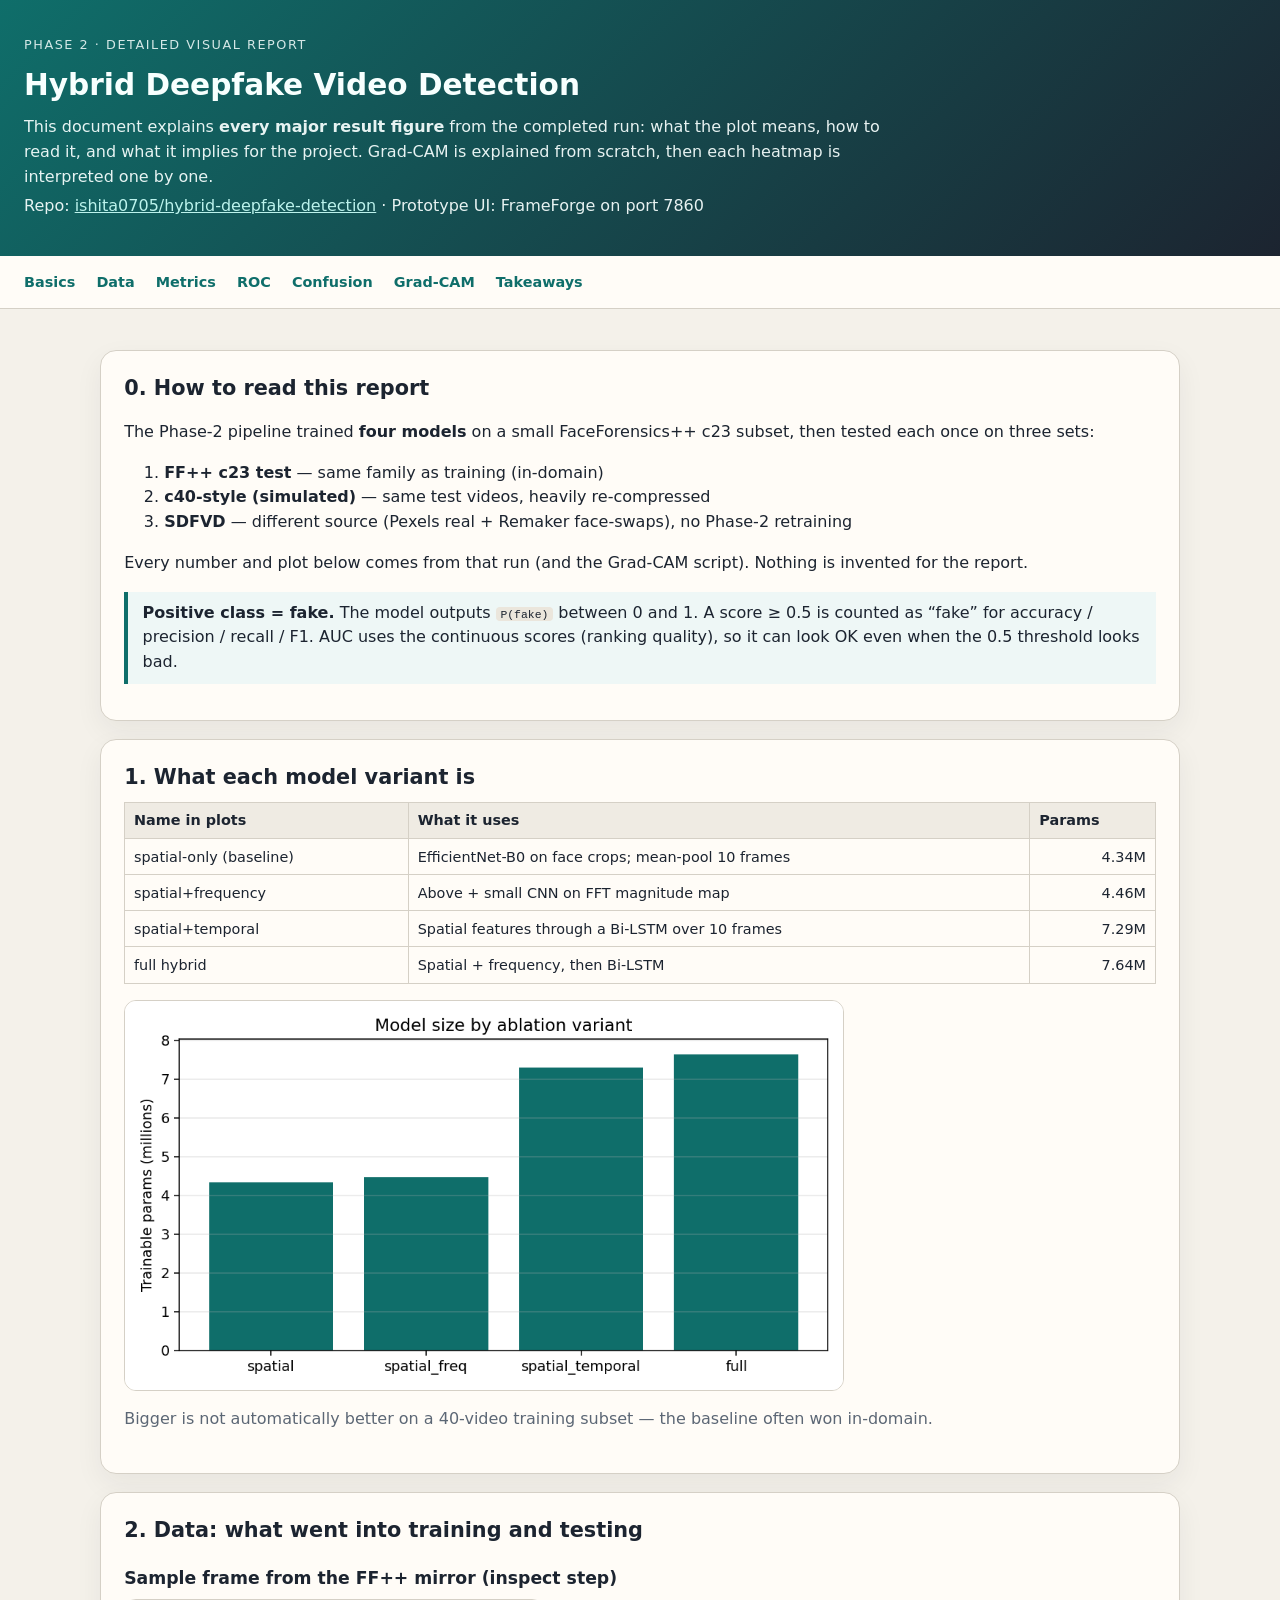
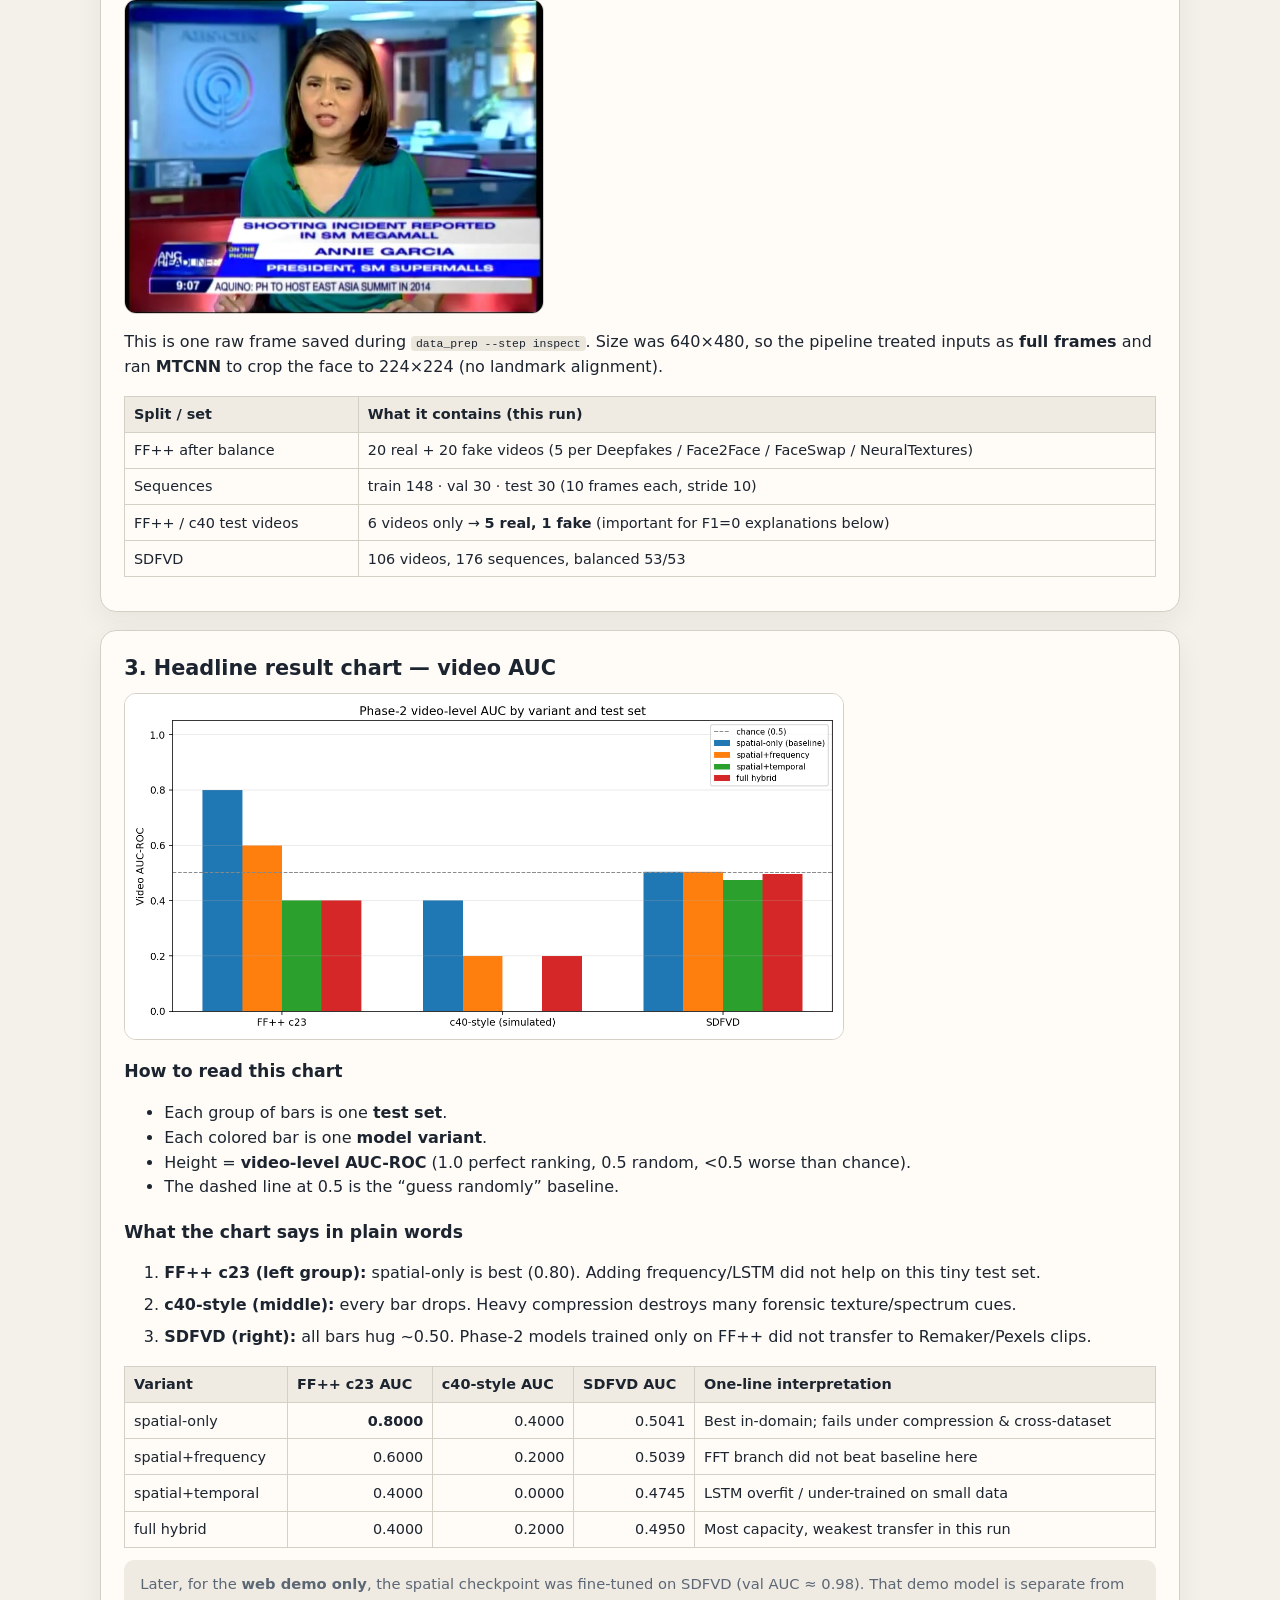
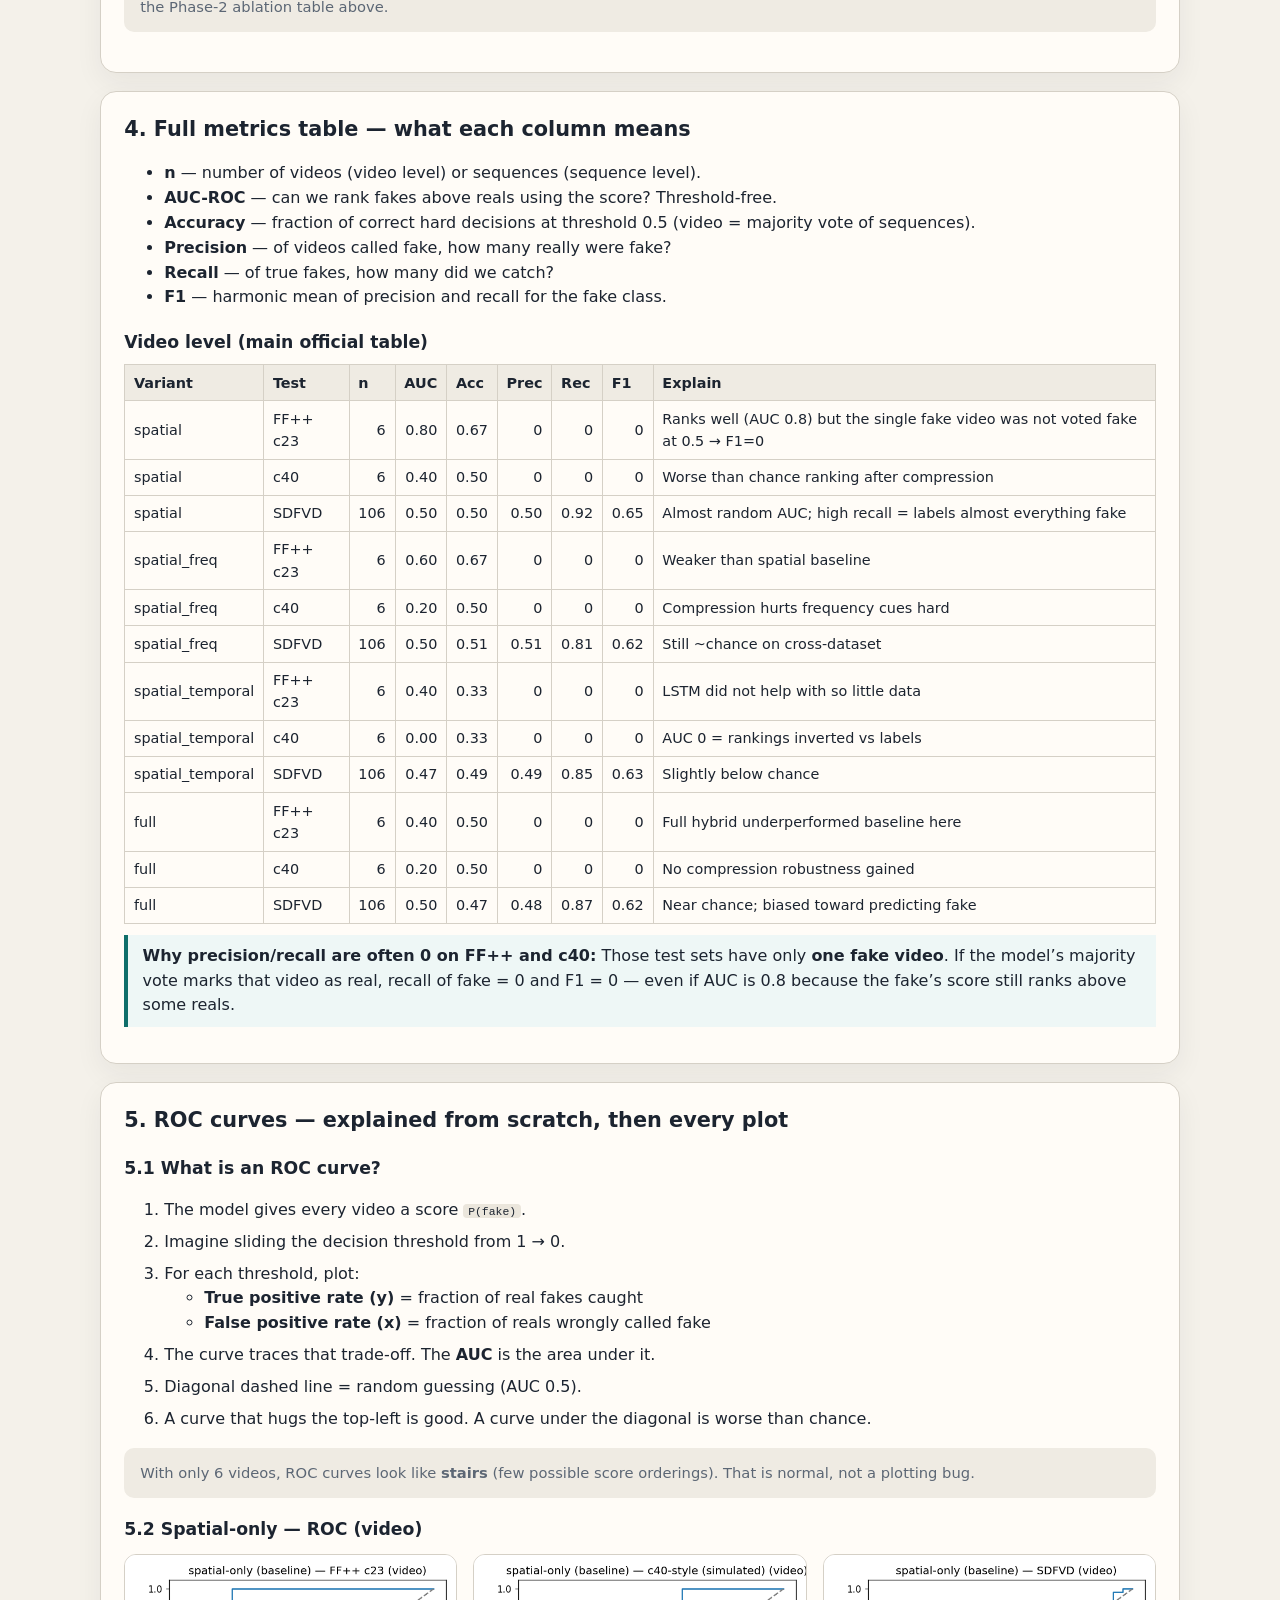
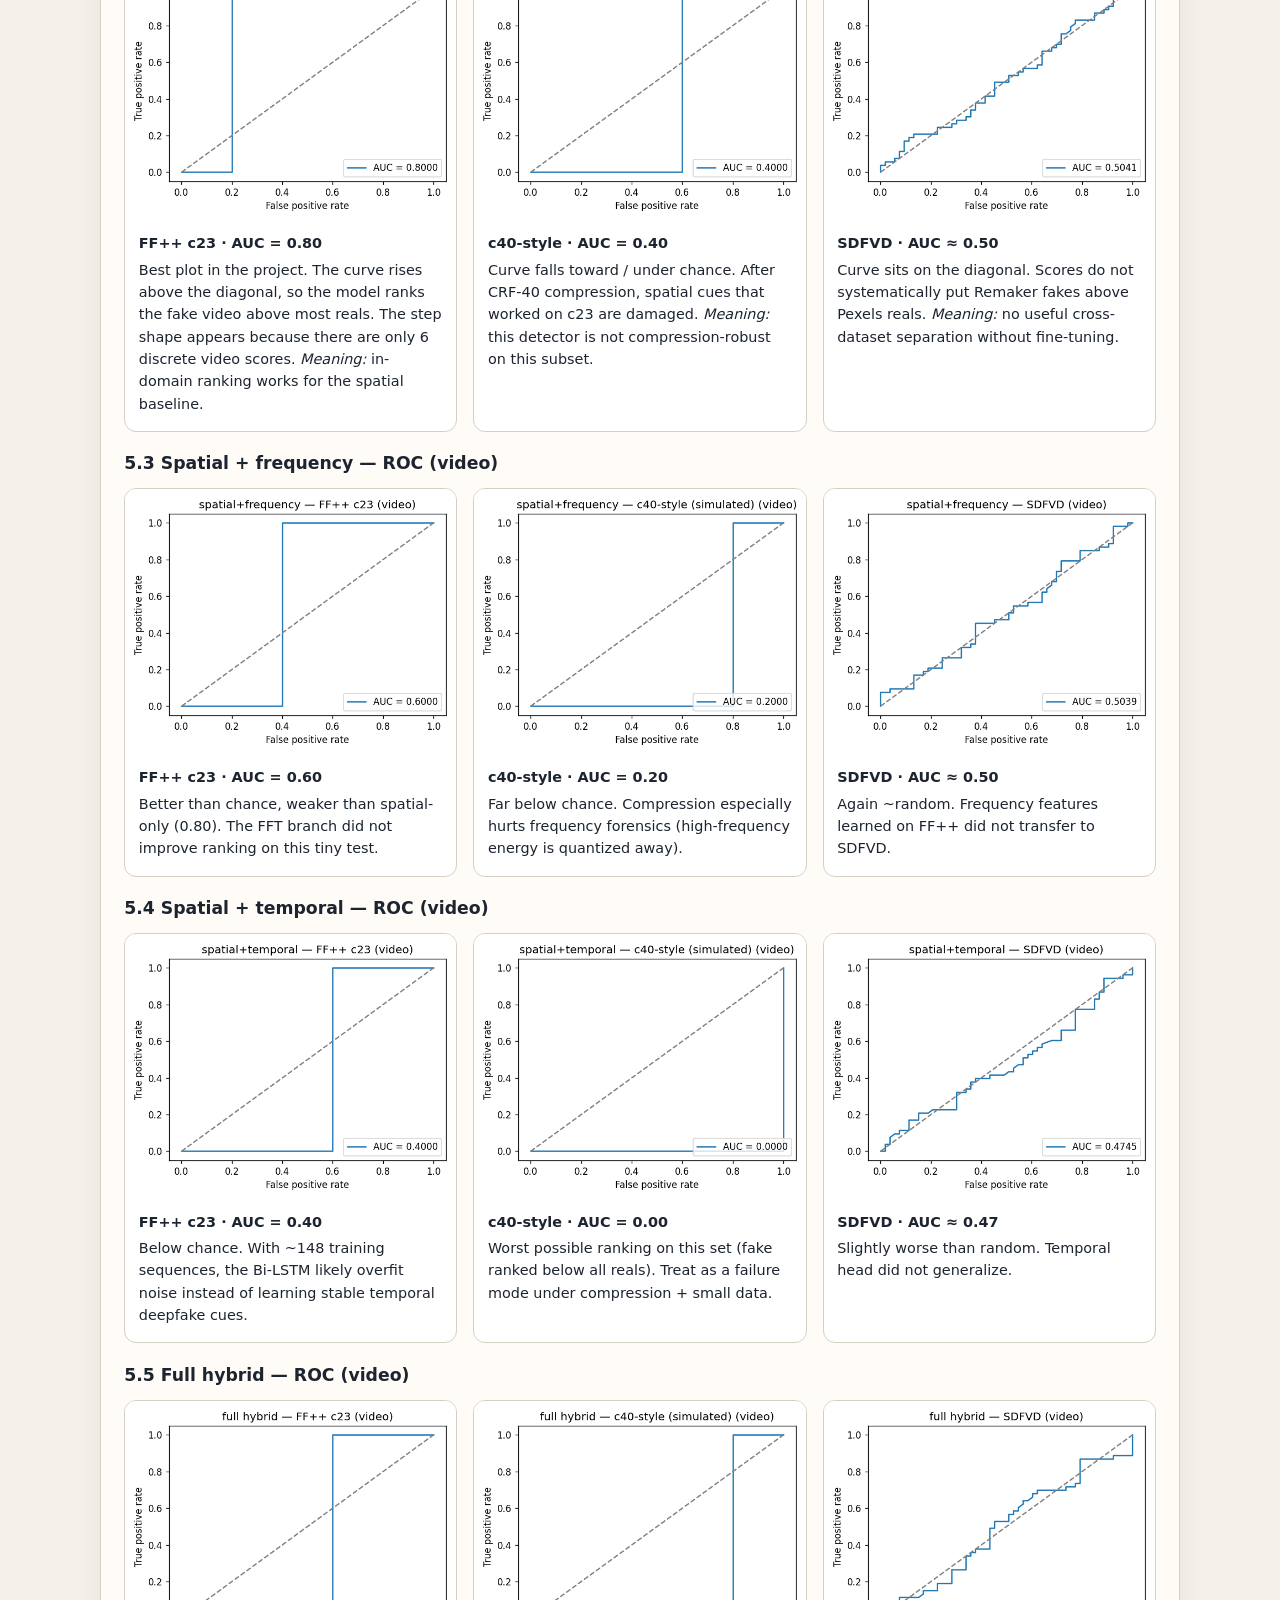
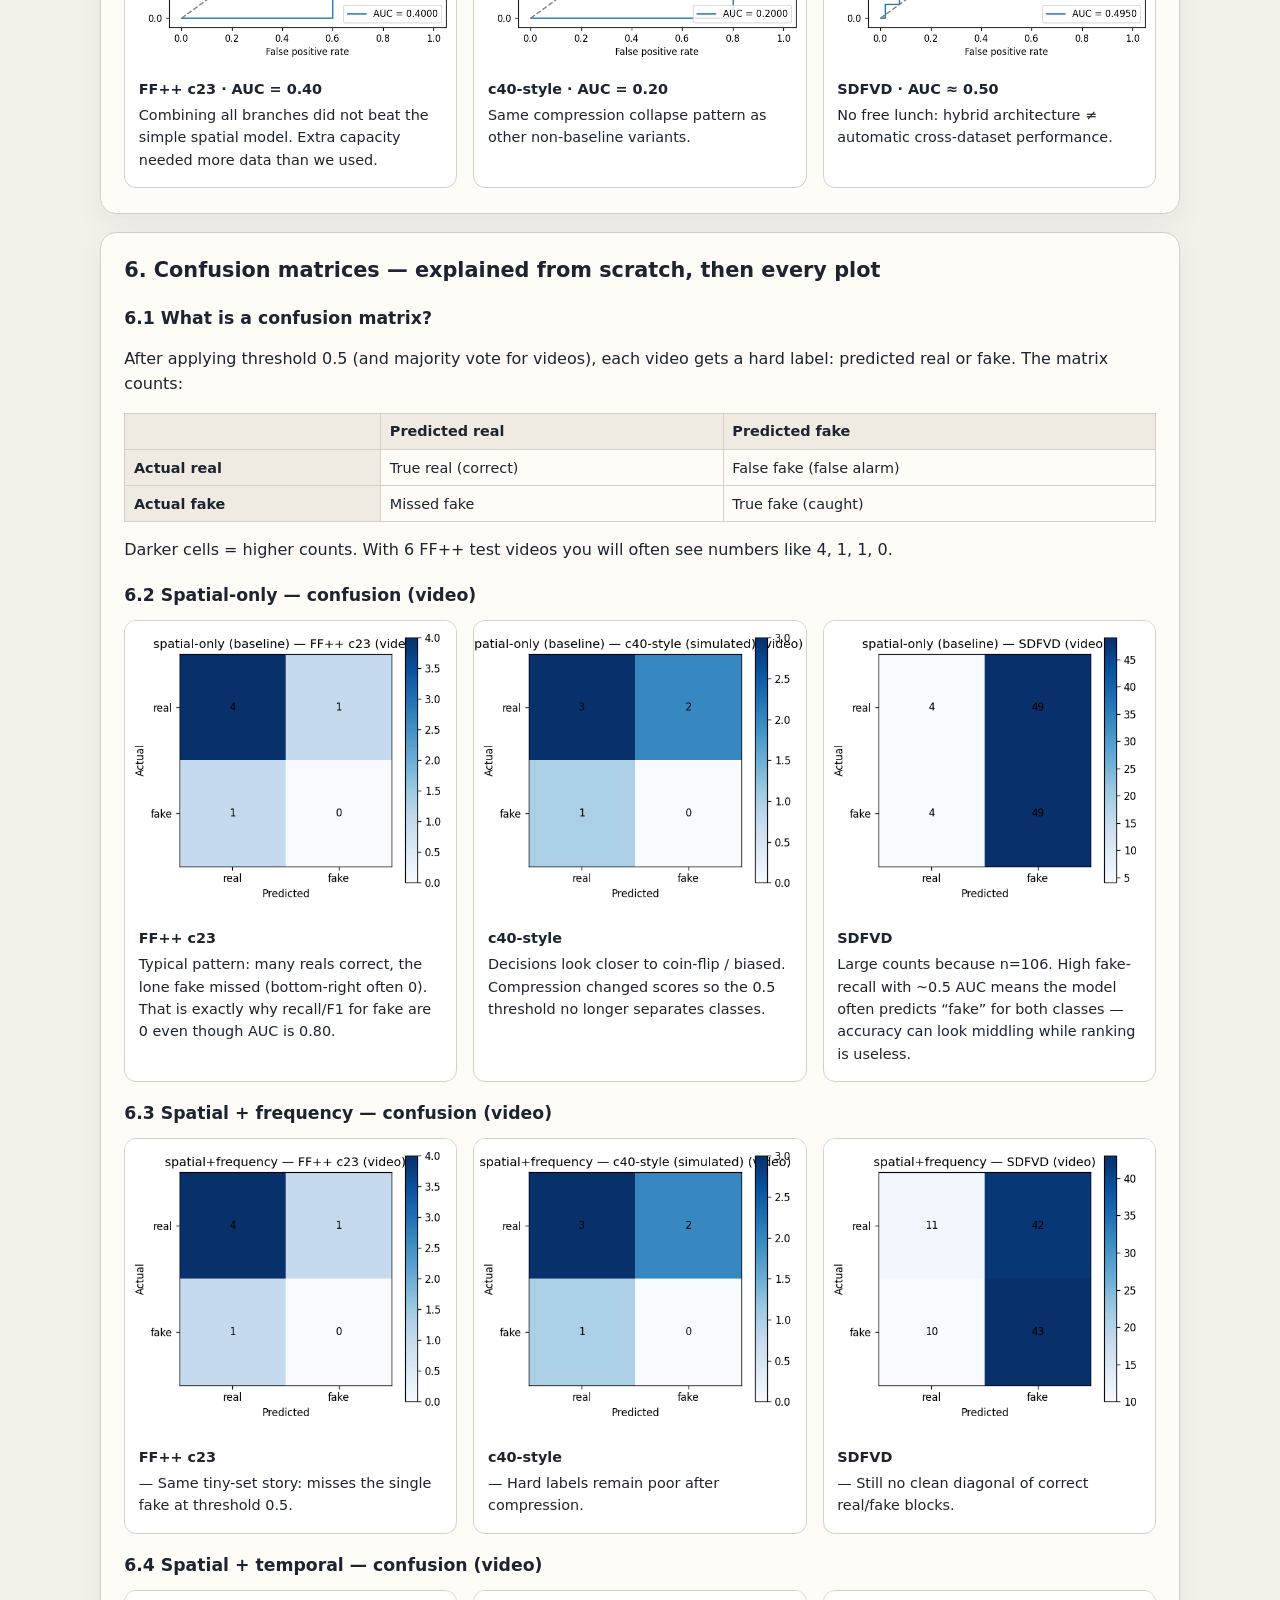
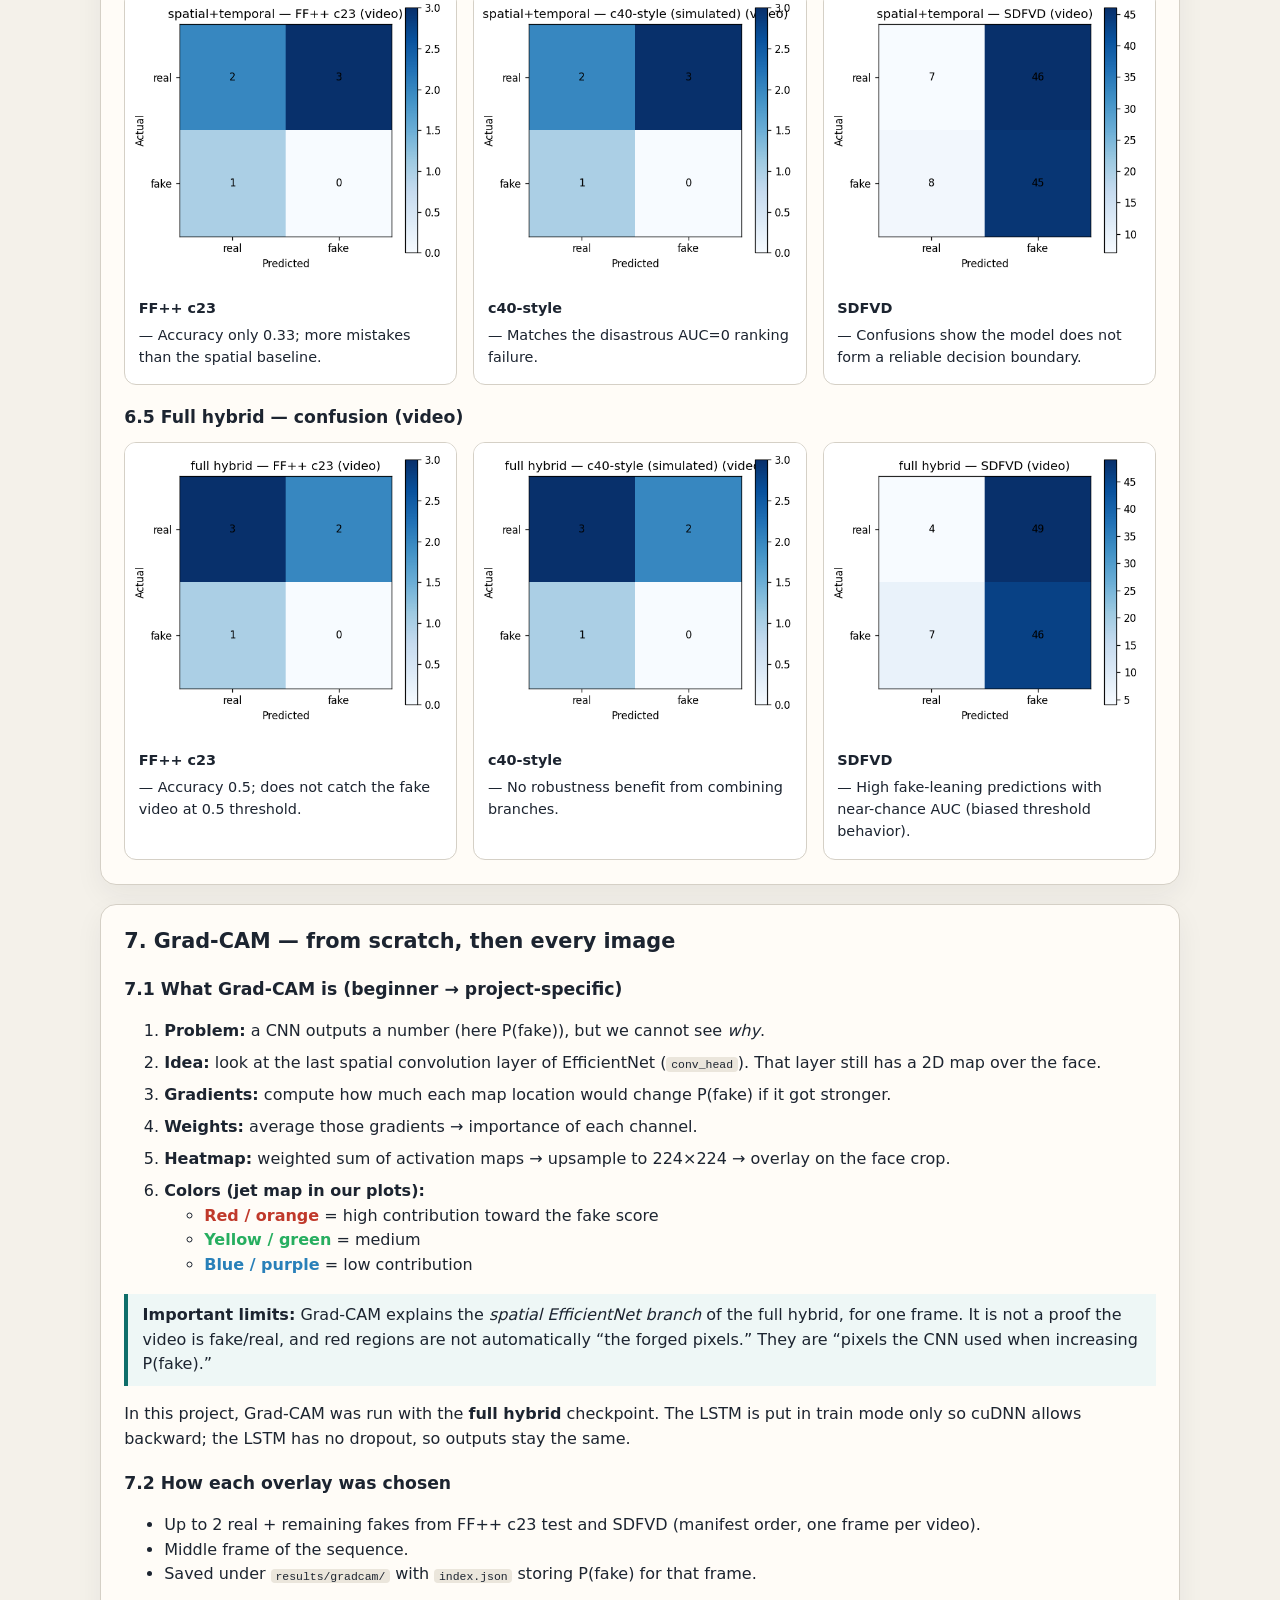
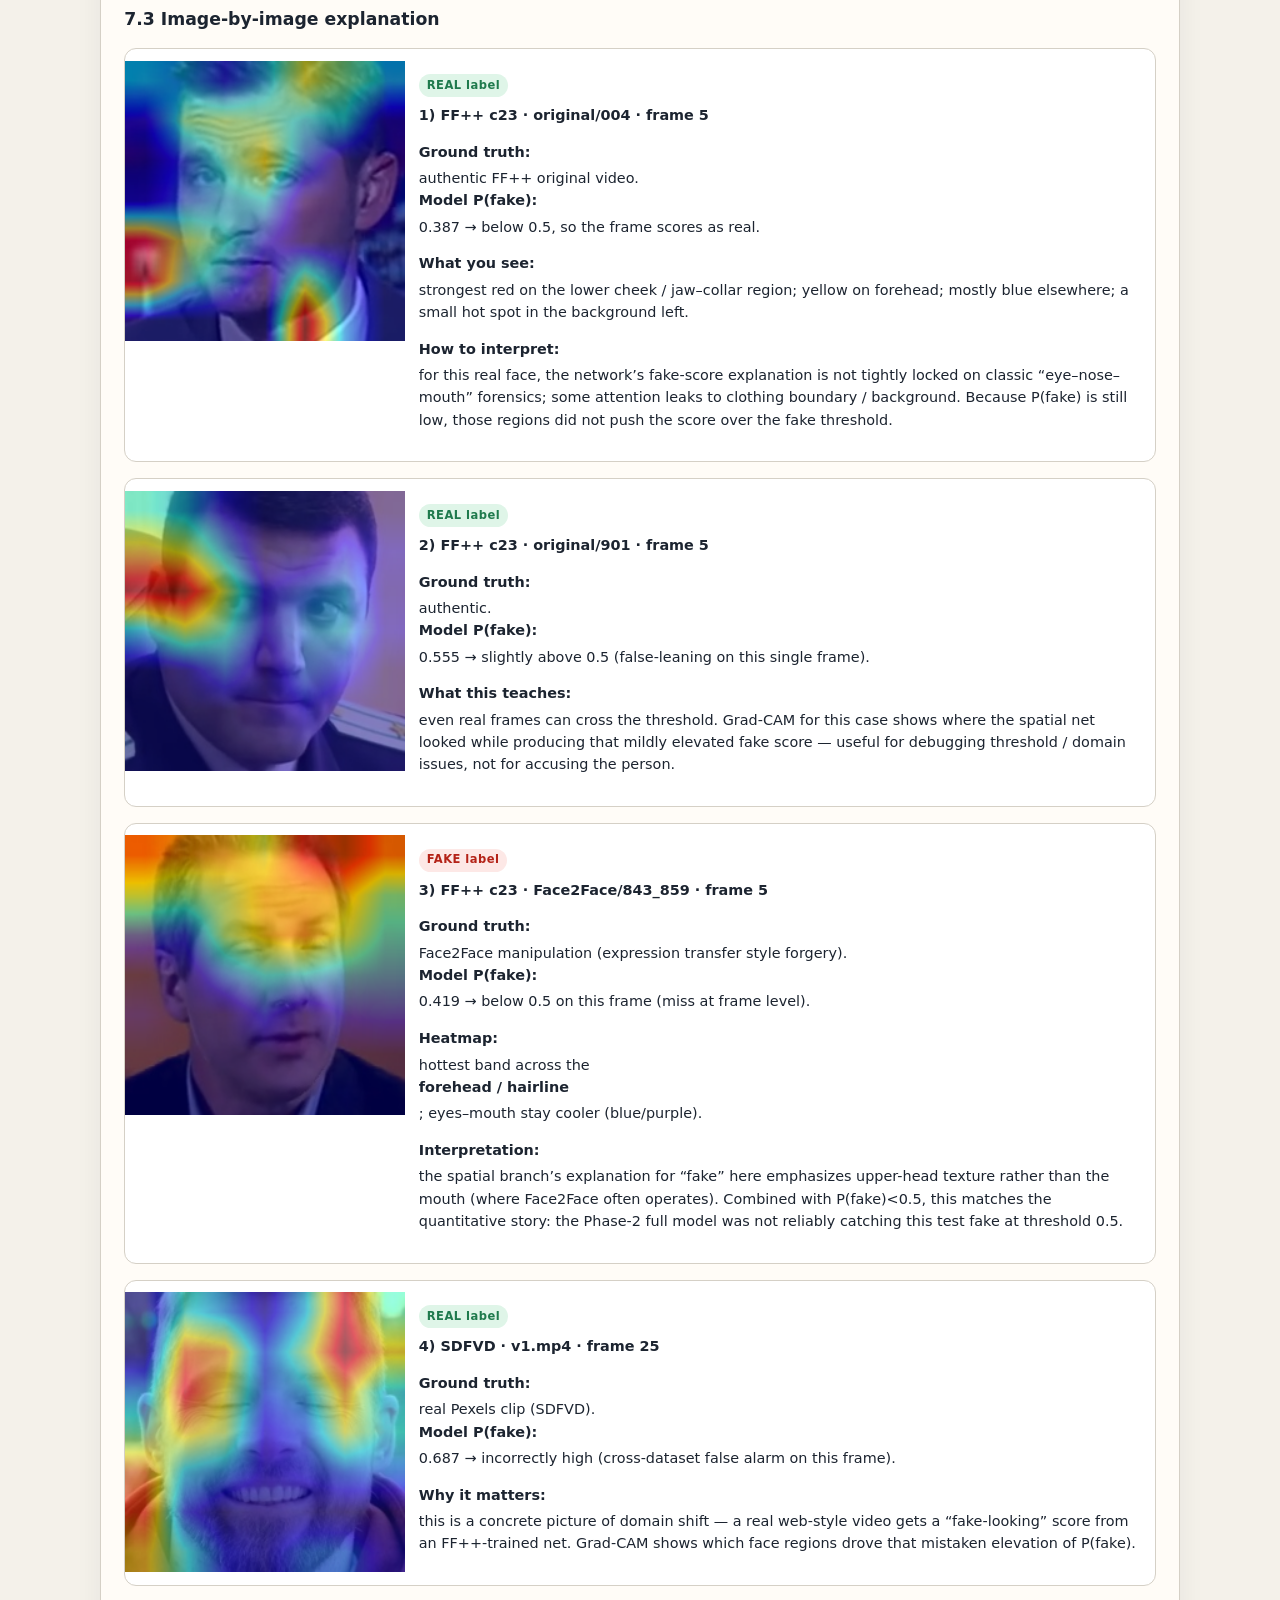
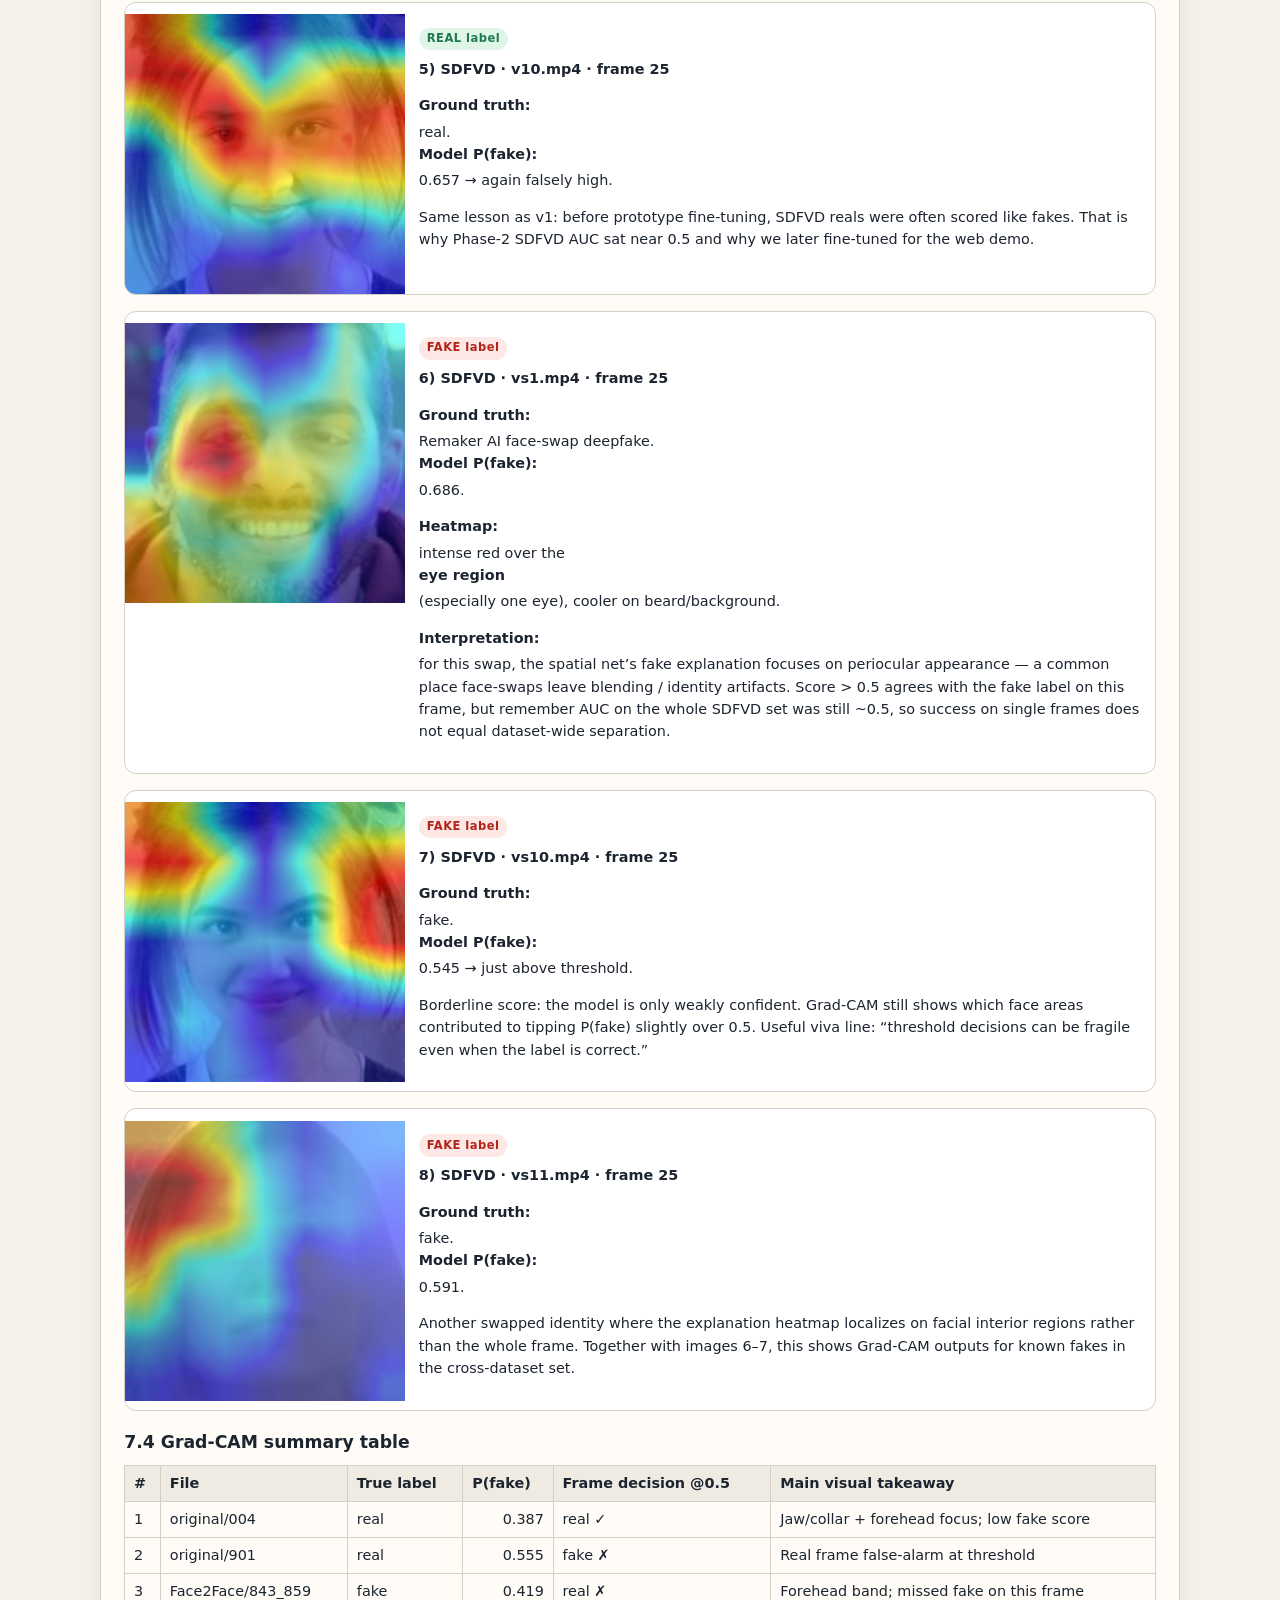
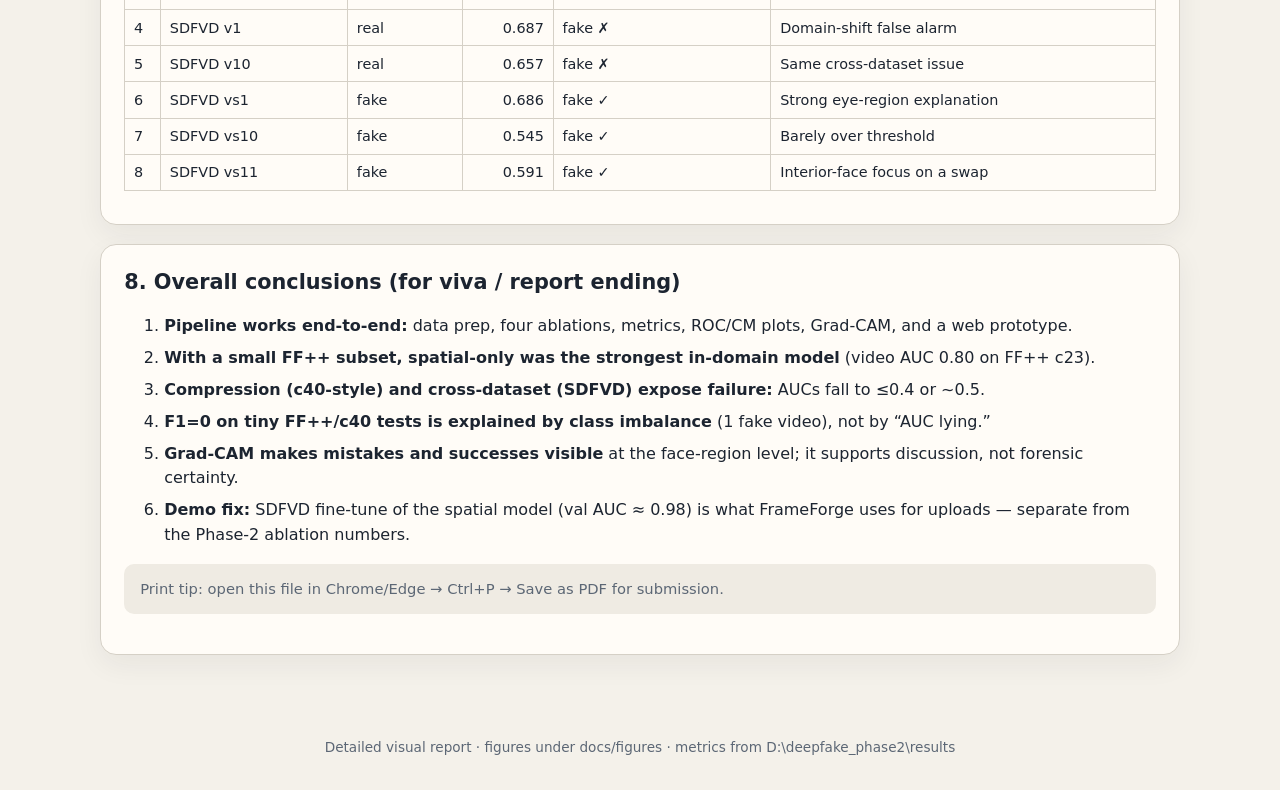
<file: docs/VISUAL_REPORT.html>
<!DOCTYPE html>
<html lang="en">
<head>
<meta charset="utf-8"/>
<title>Hybrid Deepfake Detection — Detailed Visual Report</title>
<style>
:root {
  --ink:#1c2430; --muted:#5c6775; --bg:#f4f1ea; --card:#fffcf7;
  --line:#d5d0c6; --accent:#0f6e6a; --real:#1f7a4d; --fake:#b42318;
}
* { box-sizing: border-box; }
body { margin:0; font-family:"Segoe UI",system-ui,sans-serif; color:var(--ink); background:var(--bg); line-height:1.55; }
header { background:linear-gradient(135deg,#0f6e6a,#1c2430); color:#f7fffe; padding:2.2rem 1.5rem 2rem; }
header h1 { margin:0 0 .4rem; font-size:1.85rem; }
header p { margin:.3rem 0; opacity:.93; max-width:56rem; }
nav.toc { background:#fffcf7; border-bottom:1px solid var(--line); padding:.85rem 1.5rem; position:sticky; top:0; z-index:5; }
nav.toc a { margin-right:1rem; color:var(--accent); text-decoration:none; font-size:.9rem; font-weight:600; }
main { width:min(1080px, calc(100% - 2rem)); margin:0 auto; padding:1.4rem 0 3rem; }
section { background:var(--card); border:1px solid var(--line); border-radius:16px; padding:1.3rem 1.45rem 1.55rem; margin:1.15rem 0; box-shadow:0 10px 28px rgba(28,36,48,.06); }
h2 { margin:0 0 .55rem; font-size:1.3rem; }
h3 { margin:1.15rem 0 .45rem; font-size:1.08rem; }
h4 { margin:.9rem 0 .35rem; font-size:1rem; }
.muted { color:var(--muted); }
.note { background:#efebe3; padding:.85rem 1rem; border-radius:10px; color:var(--muted); font-size:.92rem; margin-top:.75rem; }
.callout { border-left:4px solid var(--accent); padding:.55rem .9rem; background:#eef7f6; margin:.7rem 0; }
.callout.real { border-color:var(--real); background:#eef8f2; }
.callout.fake { border-color:var(--fake); background:#fdf0ee; }
table { border-collapse:collapse; width:100%; font-size:.9rem; margin:.55rem 0; }
th, td { border:1px solid var(--line); padding:.4rem .55rem; }
th { background:#efebe3; text-align:left; }
td.num { text-align:right; font-variant-numeric:tabular-nums; }
.grid { display:grid; grid-template-columns:repeat(auto-fit,minmax(280px,1fr)); gap:1rem; margin-top:.7rem; }
.card { background:#fff; border:1px solid var(--line); border-radius:12px; overflow:hidden; }
.card img { width:100%; display:block; }
.card .body { padding:.75rem .85rem 1rem; font-size:.9rem; }
.card .body strong { display:block; margin-bottom:.25rem; }
.wide img { width:100%; max-width:720px; border:1px solid var(--line); border-radius:12px; display:block; }
.hero { max-width:420px; border:1px solid var(--line); border-radius:12px; display:block; }
.tag { display:inline-block; font-size:.72rem; font-weight:700; letter-spacing:.04em; padding:.15rem .5rem; border-radius:999px; }
.tag.real { background:#dff5e8; color:var(--real); }
.tag.fake { background:#fde8e6; color:var(--fake); }
ol.explain > li { margin:.45rem 0; }
footer { text-align:center; color:var(--muted); font-size:.85rem; padding:1rem 1rem 2rem; }
code { background:#ebe6dc; padding:.05rem .3rem; border-radius:4px; font-size:.88em; }
@media print {
  nav.toc { position:static; }
  section { break-inside:avoid; box-shadow:none; }
  header { -webkit-print-color-adjust:exact; print-color-adjust:exact; }
}
</style>
</head>
<body>

<header>
  <p style="opacity:.85;margin:0 0 .5rem;font-size:.8rem;letter-spacing:.12em;text-transform:uppercase;">Phase 2 · detailed visual report</p>
  <h1>Hybrid Deepfake Video Detection</h1>
  <p>This document explains <strong>every major result figure</strong> from the completed run: what the plot means, how to read it, and what it implies for the project. Grad-CAM is explained from scratch, then each heatmap is interpreted one by one.</p>
  <p>Repo: <a href="https://github.com/ishita0705/hybrid-deepfake-detection" style="color:#c9fff8">ishita0705/hybrid-deepfake-detection</a> · Prototype UI: FrameForge on port 7860</p>
</header>

<nav class="toc">
  <a href="#basics">Basics</a>
  <a href="#data">Data</a>
  <a href="#metrics">Metrics</a>
  <a href="#roc">ROC</a>
  <a href="#cm">Confusion</a>
  <a href="#gradcam">Grad-CAM</a>
  <a href="#takeaways">Takeaways</a>
</nav>

<main>

<!-- ===================== BASICS ===================== -->
<section id="basics">
  <h2>0. How to read this report</h2>
  <p>The Phase-2 pipeline trained <strong>four models</strong> on a small FaceForensics++ c23 subset, then tested each once on three sets:</p>
  <ol>
    <li><strong>FF++ c23 test</strong> — same family as training (in-domain)</li>
    <li><strong>c40-style (simulated)</strong> — same test videos, heavily re-compressed</li>
    <li><strong>SDFVD</strong> — different source (Pexels real + Remaker face-swaps), no Phase-2 retraining</li>
  </ol>
  <p>Every number and plot below comes from that run (and the Grad-CAM script). Nothing is invented for the report.</p>
  <div class="callout">
    <strong>Positive class = fake.</strong> The model outputs <code>P(fake)</code> between 0 and 1.
    A score ≥ 0.5 is counted as “fake” for accuracy / precision / recall / F1.
    AUC uses the continuous scores (ranking quality), so it can look OK even when the 0.5 threshold looks bad.
  </div>
</section>

<section>
  <h2>1. What each model variant is</h2>
  <table>
    <tr><th>Name in plots</th><th>What it uses</th><th>Params</th></tr>
    <tr><td>spatial-only (baseline)</td><td>EfficientNet-B0 on face crops; mean-pool 10 frames</td><td class="num">4.34M</td></tr>
    <tr><td>spatial+frequency</td><td>Above + small CNN on FFT magnitude map</td><td class="num">4.46M</td></tr>
    <tr><td>spatial+temporal</td><td>Spatial features through a Bi-LSTM over 10 frames</td><td class="num">7.29M</td></tr>
    <tr><td>full hybrid</td><td>Spatial + frequency, then Bi-LSTM</td><td class="num">7.64M</td></tr>
  </table>
  <div class="wide" style="margin-top:1rem">
    <img src="figures/summary/param_counts.png" alt="Parameter counts"/>
  </div>
  <p class="muted">Bigger is not automatically better on a 40-video training subset — the baseline often won in-domain.</p>
</section>

<!-- ===================== DATA ===================== -->
<section id="data">
  <h2>2. Data: what went into training and testing</h2>
  <h3>Sample frame from the FF++ mirror (inspect step)</h3>
  <img class="hero" src="figures/data/sample_frame.jpg" alt="Sample frame"/>
  <p>This is one raw frame saved during <code>data_prep --step inspect</code>. Size was 640×480, so the pipeline treated inputs as <strong>full frames</strong> and ran <strong>MTCNN</strong> to crop the face to 224×224 (no landmark alignment).</p>
  <table>
    <tr><th>Split / set</th><th>What it contains (this run)</th></tr>
    <tr><td>FF++ after balance</td><td>20 real + 20 fake videos (5 per Deepfakes / Face2Face / FaceSwap / NeuralTextures)</td></tr>
    <tr><td>Sequences</td><td>train 148 · val 30 · test 30 (10 frames each, stride 10)</td></tr>
    <tr><td>FF++ / c40 test videos</td><td>6 videos only → <strong>5 real, 1 fake</strong> (important for F1=0 explanations below)</td></tr>
    <tr><td>SDFVD</td><td>106 videos, 176 sequences, balanced 53/53</td></tr>
  </table>
</section>

<!-- ===================== METRICS HEADLINE ===================== -->
<section id="metrics">
  <h2>3. Headline result chart — video AUC</h2>
  <div class="wide">
    <img src="figures/summary/video_auc_bars.png" alt="Video AUC bars"/>
  </div>
  <h3>How to read this chart</h3>
  <ul>
    <li>Each group of bars is one <strong>test set</strong>.</li>
    <li>Each colored bar is one <strong>model variant</strong>.</li>
    <li>Height = <strong>video-level AUC-ROC</strong> (1.0 perfect ranking, 0.5 random, &lt;0.5 worse than chance).</li>
    <li>The dashed line at 0.5 is the “guess randomly” baseline.</li>
  </ul>
  <h3>What the chart says in plain words</h3>
  <ol class="explain">
    <li><strong>FF++ c23 (left group):</strong> spatial-only is best (0.80). Adding frequency/LSTM did not help on this tiny test set.</li>
    <li><strong>c40-style (middle):</strong> every bar drops. Heavy compression destroys many forensic texture/spectrum cues.</li>
    <li><strong>SDFVD (right):</strong> all bars hug ~0.50. Phase-2 models trained only on FF++ did not transfer to Remaker/Pexels clips.</li>
  </ol>
  <table>
    <tr><th>Variant</th><th>FF++ c23 AUC</th><th>c40-style AUC</th><th>SDFVD AUC</th><th>One-line interpretation</th></tr>
    <tr><td>spatial-only</td><td class="num"><strong>0.8000</strong></td><td class="num">0.4000</td><td class="num">0.5041</td><td>Best in-domain; fails under compression &amp; cross-dataset</td></tr>
    <tr><td>spatial+frequency</td><td class="num">0.6000</td><td class="num">0.2000</td><td class="num">0.5039</td><td>FFT branch did not beat baseline here</td></tr>
    <tr><td>spatial+temporal</td><td class="num">0.4000</td><td class="num">0.0000</td><td class="num">0.4745</td><td>LSTM overfit / under-trained on small data</td></tr>
    <tr><td>full hybrid</td><td class="num">0.4000</td><td class="num">0.2000</td><td class="num">0.4950</td><td>Most capacity, weakest transfer in this run</td></tr>
  </table>
  <p class="note">Later, for the <strong>web demo only</strong>, the spatial checkpoint was fine-tuned on SDFVD (val AUC ≈ 0.98). That demo model is separate from the Phase-2 ablation table above.</p>
</section>

<section>
  <h2>4. Full metrics table — what each column means</h2>
  <ul>
    <li><strong>n</strong> — number of videos (video level) or sequences (sequence level).</li>
    <li><strong>AUC-ROC</strong> — can we rank fakes above reals using the score? Threshold-free.</li>
    <li><strong>Accuracy</strong> — fraction of correct hard decisions at threshold 0.5 (video = majority vote of sequences).</li>
    <li><strong>Precision</strong> — of videos called fake, how many really were fake?</li>
    <li><strong>Recall</strong> — of true fakes, how many did we catch?</li>
    <li><strong>F1</strong> — harmonic mean of precision and recall for the fake class.</li>
  </ul>
  <h3>Video level (main official table)</h3>
  <table>
    <tr><th>Variant</th><th>Test</th><th>n</th><th>AUC</th><th>Acc</th><th>Prec</th><th>Rec</th><th>F1</th><th>Explain</th></tr>
    <tr><td>spatial</td><td>FF++ c23</td><td class="num">6</td><td class="num">0.80</td><td class="num">0.67</td><td class="num">0</td><td class="num">0</td><td class="num">0</td><td>Ranks well (AUC 0.8) but the single fake video was not voted fake at 0.5 → F1=0</td></tr>
    <tr><td>spatial</td><td>c40</td><td class="num">6</td><td class="num">0.40</td><td class="num">0.50</td><td class="num">0</td><td class="num">0</td><td class="num">0</td><td>Worse than chance ranking after compression</td></tr>
    <tr><td>spatial</td><td>SDFVD</td><td class="num">106</td><td class="num">0.50</td><td class="num">0.50</td><td class="num">0.50</td><td class="num">0.92</td><td class="num">0.65</td><td>Almost random AUC; high recall = labels almost everything fake</td></tr>
    <tr><td>spatial_freq</td><td>FF++ c23</td><td class="num">6</td><td class="num">0.60</td><td class="num">0.67</td><td class="num">0</td><td class="num">0</td><td class="num">0</td><td>Weaker than spatial baseline</td></tr>
    <tr><td>spatial_freq</td><td>c40</td><td class="num">6</td><td class="num">0.20</td><td class="num">0.50</td><td class="num">0</td><td class="num">0</td><td class="num">0</td><td>Compression hurts frequency cues hard</td></tr>
    <tr><td>spatial_freq</td><td>SDFVD</td><td class="num">106</td><td class="num">0.50</td><td class="num">0.51</td><td class="num">0.51</td><td class="num">0.81</td><td class="num">0.62</td><td>Still ~chance on cross-dataset</td></tr>
    <tr><td>spatial_temporal</td><td>FF++ c23</td><td class="num">6</td><td class="num">0.40</td><td class="num">0.33</td><td class="num">0</td><td class="num">0</td><td class="num">0</td><td>LSTM did not help with so little data</td></tr>
    <tr><td>spatial_temporal</td><td>c40</td><td class="num">6</td><td class="num">0.00</td><td class="num">0.33</td><td class="num">0</td><td class="num">0</td><td class="num">0</td><td>AUC 0 = rankings inverted vs labels</td></tr>
    <tr><td>spatial_temporal</td><td>SDFVD</td><td class="num">106</td><td class="num">0.47</td><td class="num">0.49</td><td class="num">0.49</td><td class="num">0.85</td><td class="num">0.63</td><td>Slightly below chance</td></tr>
    <tr><td>full</td><td>FF++ c23</td><td class="num">6</td><td class="num">0.40</td><td class="num">0.50</td><td class="num">0</td><td class="num">0</td><td class="num">0</td><td>Full hybrid underperformed baseline here</td></tr>
    <tr><td>full</td><td>c40</td><td class="num">6</td><td class="num">0.20</td><td class="num">0.50</td><td class="num">0</td><td class="num">0</td><td class="num">0</td><td>No compression robustness gained</td></tr>
    <tr><td>full</td><td>SDFVD</td><td class="num">106</td><td class="num">0.50</td><td class="num">0.47</td><td class="num">0.48</td><td class="num">0.87</td><td class="num">0.62</td><td>Near chance; biased toward predicting fake</td></tr>
  </table>
  <div class="callout">
    <strong>Why precision/recall are often 0 on FF++ and c40:</strong>
    Those test sets have only <strong>one fake video</strong>. If the model’s majority vote marks that video as real, recall of fake = 0 and F1 = 0 —
    even if AUC is 0.8 because the fake’s score still ranks above some reals.
  </div>
</section>

<!-- ===================== ROC ===================== -->
<section id="roc">
  <h2>5. ROC curves — explained from scratch, then every plot</h2>

  <h3>5.1 What is an ROC curve?</h3>
  <ol class="explain">
    <li>The model gives every video a score <code>P(fake)</code>.</li>
    <li>Imagine sliding the decision threshold from 1 → 0.</li>
    <li>For each threshold, plot:
      <ul>
        <li><strong>True positive rate (y)</strong> = fraction of real fakes caught</li>
        <li><strong>False positive rate (x)</strong> = fraction of reals wrongly called fake</li>
      </ul>
    </li>
    <li>The curve traces that trade-off. The <strong>AUC</strong> is the area under it.</li>
    <li>Diagonal dashed line = random guessing (AUC 0.5).</li>
    <li>A curve that hugs the top-left is good. A curve under the diagonal is worse than chance.</li>
  </ol>
  <p class="note">With only 6 videos, ROC curves look like <strong>stairs</strong> (few possible score orderings). That is normal, not a plotting bug.</p>

  <h3>5.2 Spatial-only — ROC (video)</h3>
  <div class="grid">
    <div class="card">
      <img src="figures/roc/spatial__ffpp_c23_video.png" alt=""/>
      <div class="body">
        <strong>FF++ c23 · AUC = 0.80</strong>
        Best plot in the project. The curve rises above the diagonal, so the model ranks the fake video above most reals.
        The step shape appears because there are only 6 discrete video scores.
        <em>Meaning:</em> in-domain ranking works for the spatial baseline.
      </div>
    </div>
    <div class="card">
      <img src="figures/roc/spatial__c40_style_video.png" alt=""/>
      <div class="body">
        <strong>c40-style · AUC = 0.40</strong>
        Curve falls toward / under chance. After CRF-40 compression, spatial cues that worked on c23 are damaged.
        <em>Meaning:</em> this detector is not compression-robust on this subset.
      </div>
    </div>
    <div class="card">
      <img src="figures/roc/spatial__sdfvd_video.png" alt=""/>
      <div class="body">
        <strong>SDFVD · AUC ≈ 0.50</strong>
        Curve sits on the diagonal. Scores do not systematically put Remaker fakes above Pexels reals.
        <em>Meaning:</em> no useful cross-dataset separation without fine-tuning.
      </div>
    </div>
  </div>

  <h3>5.3 Spatial + frequency — ROC (video)</h3>
  <div class="grid">
    <div class="card">
      <img src="figures/roc/spatial_freq__ffpp_c23_video.png" alt=""/>
      <div class="body">
        <strong>FF++ c23 · AUC = 0.60</strong>
        Better than chance, weaker than spatial-only (0.80). The FFT branch did not improve ranking on this tiny test.
      </div>
    </div>
    <div class="card">
      <img src="figures/roc/spatial_freq__c40_style_video.png" alt=""/>
      <div class="body">
        <strong>c40-style · AUC = 0.20</strong>
        Far below chance. Compression especially hurts frequency forensics (high-frequency energy is quantized away).
      </div>
    </div>
    <div class="card">
      <img src="figures/roc/spatial_freq__sdfvd_video.png" alt=""/>
      <div class="body">
        <strong>SDFVD · AUC ≈ 0.50</strong>
        Again ~random. Frequency features learned on FF++ did not transfer to SDFVD.
      </div>
    </div>
  </div>

  <h3>5.4 Spatial + temporal — ROC (video)</h3>
  <div class="grid">
    <div class="card">
      <img src="figures/roc/spatial_temporal__ffpp_c23_video.png" alt=""/>
      <div class="body">
        <strong>FF++ c23 · AUC = 0.40</strong>
        Below chance. With ~148 training sequences, the Bi-LSTM likely overfit noise instead of learning stable temporal deepfake cues.
      </div>
    </div>
    <div class="card">
      <img src="figures/roc/spatial_temporal__c40_style_video.png" alt=""/>
      <div class="body">
        <strong>c40-style · AUC = 0.00</strong>
        Worst possible ranking on this set (fake ranked below all reals). Treat as a failure mode under compression + small data.
      </div>
    </div>
    <div class="card">
      <img src="figures/roc/spatial_temporal__sdfvd_video.png" alt=""/>
      <div class="body">
        <strong>SDFVD · AUC ≈ 0.47</strong>
        Slightly worse than random. Temporal head did not generalize.
      </div>
    </div>
  </div>

  <h3>5.5 Full hybrid — ROC (video)</h3>
  <div class="grid">
    <div class="card">
      <img src="figures/roc/full__ffpp_c23_video.png" alt=""/>
      <div class="body">
        <strong>FF++ c23 · AUC = 0.40</strong>
        Combining all branches did not beat the simple spatial model. Extra capacity needed more data than we used.
      </div>
    </div>
    <div class="card">
      <img src="figures/roc/full__c40_style_video.png" alt=""/>
      <div class="body">
        <strong>c40-style · AUC = 0.20</strong>
        Same compression collapse pattern as other non-baseline variants.
      </div>
    </div>
    <div class="card">
      <img src="figures/roc/full__sdfvd_video.png" alt=""/>
      <div class="body">
        <strong>SDFVD · AUC ≈ 0.50</strong>
        No free lunch: hybrid architecture ≠ automatic cross-dataset performance.
      </div>
    </div>
  </div>
</section>

<!-- ===================== CONFUSION ===================== -->
<section id="cm">
  <h2>6. Confusion matrices — explained from scratch, then every plot</h2>

  <h3>6.1 What is a confusion matrix?</h3>
  <p>After applying threshold 0.5 (and majority vote for videos), each video gets a hard label: predicted real or fake. The matrix counts:</p>
  <table>
    <tr><th></th><th>Predicted real</th><th>Predicted fake</th></tr>
    <tr><th>Actual real</th><td>True real (correct)</td><td>False fake (false alarm)</td></tr>
    <tr><th>Actual fake</th><td>Missed fake</td><td>True fake (caught)</td></tr>
  </table>
  <p>Darker cells = higher counts. With 6 FF++ test videos you will often see numbers like 4, 1, 1, 0.</p>

  <h3>6.2 Spatial-only — confusion (video)</h3>
  <div class="grid">
    <div class="card">
      <img src="figures/confusion/spatial__ffpp_c23_video.png" alt=""/>
      <div class="body">
        <strong>FF++ c23</strong>
        Typical pattern: many reals correct, the lone fake missed (bottom-right often 0). That is exactly why recall/F1 for fake are 0 even though AUC is 0.80.
      </div>
    </div>
    <div class="card">
      <img src="figures/confusion/spatial__c40_style_video.png" alt=""/>
      <div class="body">
        <strong>c40-style</strong>
        Decisions look closer to coin-flip / biased. Compression changed scores so the 0.5 threshold no longer separates classes.
      </div>
    </div>
    <div class="card">
      <img src="figures/confusion/spatial__sdfvd_video.png" alt=""/>
      <div class="body">
        <strong>SDFVD</strong>
        Large counts because n=106. High fake-recall with ~0.5 AUC means the model often predicts “fake” for both classes — accuracy can look middling while ranking is useless.
      </div>
    </div>
  </div>

  <h3>6.3 Spatial + frequency — confusion (video)</h3>
  <div class="grid">
    <div class="card">
      <img src="figures/confusion/spatial_freq__ffpp_c23_video.png" alt=""/>
      <div class="body"><strong>FF++ c23</strong> — Same tiny-set story: misses the single fake at threshold 0.5.</div>
    </div>
    <div class="card">
      <img src="figures/confusion/spatial_freq__c40_style_video.png" alt=""/>
      <div class="body"><strong>c40-style</strong> — Hard labels remain poor after compression.</div>
    </div>
    <div class="card">
      <img src="figures/confusion/spatial_freq__sdfvd_video.png" alt=""/>
      <div class="body"><strong>SDFVD</strong> — Still no clean diagonal of correct real/fake blocks.</div>
    </div>
  </div>

  <h3>6.4 Spatial + temporal — confusion (video)</h3>
  <div class="grid">
    <div class="card">
      <img src="figures/confusion/spatial_temporal__ffpp_c23_video.png" alt=""/>
      <div class="body"><strong>FF++ c23</strong> — Accuracy only 0.33; more mistakes than the spatial baseline.</div>
    </div>
    <div class="card">
      <img src="figures/confusion/spatial_temporal__c40_style_video.png" alt=""/>
      <div class="body"><strong>c40-style</strong> — Matches the disastrous AUC=0 ranking failure.</div>
    </div>
    <div class="card">
      <img src="figures/confusion/spatial_temporal__sdfvd_video.png" alt=""/>
      <div class="body"><strong>SDFVD</strong> — Confusions show the model does not form a reliable decision boundary.</div>
    </div>
  </div>

  <h3>6.5 Full hybrid — confusion (video)</h3>
  <div class="grid">
    <div class="card">
      <img src="figures/confusion/full__ffpp_c23_video.png" alt=""/>
      <div class="body"><strong>FF++ c23</strong> — Accuracy 0.5; does not catch the fake video at 0.5 threshold.</div>
    </div>
    <div class="card">
      <img src="figures/confusion/full__c40_style_video.png" alt=""/>
      <div class="body"><strong>c40-style</strong> — No robustness benefit from combining branches.</div>
    </div>
    <div class="card">
      <img src="figures/confusion/full__sdfvd_video.png" alt=""/>
      <div class="body"><strong>SDFVD</strong> — High fake-leaning predictions with near-chance AUC (biased threshold behavior).</div>
    </div>
  </div>
</section>

<!-- ===================== GRADCAM ===================== -->
<section id="gradcam">
  <h2>7. Grad-CAM — from scratch, then every image</h2>

  <h3>7.1 What Grad-CAM is (beginner → project-specific)</h3>
  <ol class="explain">
    <li><strong>Problem:</strong> a CNN outputs a number (here P(fake)), but we cannot see <em>why</em>.</li>
    <li><strong>Idea:</strong> look at the last spatial convolution layer of EfficientNet (<code>conv_head</code>). That layer still has a 2D map over the face.</li>
    <li><strong>Gradients:</strong> compute how much each map location would change P(fake) if it got stronger.</li>
    <li><strong>Weights:</strong> average those gradients → importance of each channel.</li>
    <li><strong>Heatmap:</strong> weighted sum of activation maps → upsample to 224×224 → overlay on the face crop.</li>
    <li><strong>Colors (jet map in our plots):</strong>
      <ul>
        <li><span style="color:#c0392b;font-weight:700">Red / orange</span> = high contribution toward the fake score</li>
        <li><span style="color:#27ae60;font-weight:700">Yellow / green</span> = medium</li>
        <li><span style="color:#2980b9;font-weight:700">Blue / purple</span> = low contribution</li>
      </ul>
    </li>
  </ol>
  <div class="callout">
    <strong>Important limits:</strong> Grad-CAM explains the <em>spatial EfficientNet branch</em> of the full hybrid, for one frame.
    It is not a proof the video is fake/real, and red regions are not automatically “the forged pixels.”
    They are “pixels the CNN used when increasing P(fake).”
  </div>
  <p>In this project, Grad-CAM was run with the <strong>full hybrid</strong> checkpoint. The LSTM is put in train mode only so cuDNN allows backward; the LSTM has no dropout, so outputs stay the same.</p>

  <h3>7.2 How each overlay was chosen</h3>
  <ul>
    <li>Up to 2 real + remaining fakes from FF++ c23 test and SDFVD (manifest order, one frame per video).</li>
    <li>Middle frame of the sequence.</li>
    <li>Saved under <code>results/gradcam/</code> with <code>index.json</code> storing P(fake) for that frame.</li>
  </ul>

  <!-- IMAGE 1 -->
  <h3>7.3 Image-by-image explanation</h3>

  <div class="card" style="margin-top:1rem">
    <div class="grid" style="grid-template-columns: 280px 1fr; gap:0">
      <img src="figures/gradcam/ffpp_c23_real_original_004_f000005.png" alt="gradcam real 004"/>
      <div class="body">
        <span class="tag real">REAL label</span>
        <strong style="margin-top:.45rem">1) FF++ c23 · original/004 · frame 5</strong>
        <p><strong>Ground truth:</strong> authentic FF++ original video.<br/>
        <strong>Model P(fake):</strong> 0.387 → below 0.5, so the frame scores as real.</p>
        <p><strong>What you see:</strong> strongest red on the lower cheek / jaw–collar region; yellow on forehead; mostly blue elsewhere; a small hot spot in the background left.</p>
        <p><strong>How to interpret:</strong> for this real face, the network’s fake-score explanation is not tightly locked on classic “eye–nose–mouth” forensics; some attention leaks to clothing boundary / background.
        Because P(fake) is still low, those regions did not push the score over the fake threshold.</p>
      </div>
    </div>
  </div>

  <div class="card" style="margin-top:1rem">
    <div class="grid" style="grid-template-columns: 280px 1fr; gap:0">
      <img src="figures/gradcam/ffpp_c23_real_original_901_f000005.png" alt="gradcam real 901"/>
      <div class="body">
        <span class="tag real">REAL label</span>
        <strong style="margin-top:.45rem">2) FF++ c23 · original/901 · frame 5</strong>
        <p><strong>Ground truth:</strong> authentic.<br/>
        <strong>Model P(fake):</strong> 0.555 → slightly above 0.5 (false-leaning on this single frame).</p>
        <p><strong>What this teaches:</strong> even real frames can cross the threshold. Grad-CAM for this case shows where the spatial net looked while producing that mildly elevated fake score — useful for debugging threshold / domain issues, not for accusing the person.</p>
      </div>
    </div>
  </div>

  <div class="card" style="margin-top:1rem">
    <div class="grid" style="grid-template-columns: 280px 1fr; gap:0">
      <img src="figures/gradcam/ffpp_c23_fake_Face2Face_843_859_f000005.png" alt="gradcam fake f2f"/>
      <div class="body">
        <span class="tag fake">FAKE label</span>
        <strong style="margin-top:.45rem">3) FF++ c23 · Face2Face/843_859 · frame 5</strong>
        <p><strong>Ground truth:</strong> Face2Face manipulation (expression transfer style forgery).<br/>
        <strong>Model P(fake):</strong> 0.419 → below 0.5 on this frame (miss at frame level).</p>
        <p><strong>Heatmap:</strong> hottest band across the <strong>forehead / hairline</strong>; eyes–mouth stay cooler (blue/purple).</p>
        <p><strong>Interpretation:</strong> the spatial branch’s explanation for “fake” here emphasizes upper-head texture rather than the mouth (where Face2Face often operates). Combined with P(fake)&lt;0.5, this matches the quantitative story: the Phase-2 full model was not reliably catching this test fake at threshold 0.5.</p>
      </div>
    </div>
  </div>

  <div class="card" style="margin-top:1rem">
    <div class="grid" style="grid-template-columns: 280px 1fr; gap:0">
      <img src="figures/gradcam/sdfvd_real_v1.mp4_f000025.png" alt="gradcam sdfvd real v1"/>
      <div class="body">
        <span class="tag real">REAL label</span>
        <strong style="margin-top:.45rem">4) SDFVD · v1.mp4 · frame 25</strong>
        <p><strong>Ground truth:</strong> real Pexels clip (SDFVD).<br/>
        <strong>Model P(fake):</strong> 0.687 → incorrectly high (cross-dataset false alarm on this frame).</p>
        <p><strong>Why it matters:</strong> this is a concrete picture of domain shift — a real web-style video gets a “fake-looking” score from an FF++-trained net. Grad-CAM shows which face regions drove that mistaken elevation of P(fake).</p>
      </div>
    </div>
  </div>

  <div class="card" style="margin-top:1rem">
    <div class="grid" style="grid-template-columns: 280px 1fr; gap:0">
      <img src="figures/gradcam/sdfvd_real_v10.mp4_f000025.png" alt="gradcam sdfvd real v10"/>
      <div class="body">
        <span class="tag real">REAL label</span>
        <strong style="margin-top:.45rem">5) SDFVD · v10.mp4 · frame 25</strong>
        <p><strong>Ground truth:</strong> real.<br/>
        <strong>Model P(fake):</strong> 0.657 → again falsely high.</p>
        <p>Same lesson as v1: before prototype fine-tuning, SDFVD reals were often scored like fakes. That is why Phase-2 SDFVD AUC sat near 0.5 and why we later fine-tuned for the web demo.</p>
      </div>
    </div>
  </div>

  <div class="card" style="margin-top:1rem">
    <div class="grid" style="grid-template-columns: 280px 1fr; gap:0">
      <img src="figures/gradcam/sdfvd_fake_vs1.mp4_f000025.png" alt="gradcam sdfvd fake vs1"/>
      <div class="body">
        <span class="tag fake">FAKE label</span>
        <strong style="margin-top:.45rem">6) SDFVD · vs1.mp4 · frame 25</strong>
        <p><strong>Ground truth:</strong> Remaker AI face-swap deepfake.<br/>
        <strong>Model P(fake):</strong> 0.686.</p>
        <p><strong>Heatmap:</strong> intense red over the <strong>eye region</strong> (especially one eye), cooler on beard/background.</p>
        <p><strong>Interpretation:</strong> for this swap, the spatial net’s fake explanation focuses on periocular appearance — a common place face-swaps leave blending / identity artifacts. Score &gt; 0.5 agrees with the fake label on this frame, but remember AUC on the whole SDFVD set was still ~0.5, so success on single frames does not equal dataset-wide separation.</p>
      </div>
    </div>
  </div>

  <div class="card" style="margin-top:1rem">
    <div class="grid" style="grid-template-columns: 280px 1fr; gap:0">
      <img src="figures/gradcam/sdfvd_fake_vs10.mp4_f000025.png" alt="gradcam sdfvd fake vs10"/>
      <div class="body">
        <span class="tag fake">FAKE label</span>
        <strong style="margin-top:.45rem">7) SDFVD · vs10.mp4 · frame 25</strong>
        <p><strong>Ground truth:</strong> fake.<br/>
        <strong>Model P(fake):</strong> 0.545 → just above threshold.</p>
        <p>Borderline score: the model is only weakly confident. Grad-CAM still shows which face areas contributed to tipping P(fake) slightly over 0.5. Useful viva line: “threshold decisions can be fragile even when the label is correct.”</p>
      </div>
    </div>
  </div>

  <div class="card" style="margin-top:1rem">
    <div class="grid" style="grid-template-columns: 280px 1fr; gap:0">
      <img src="figures/gradcam/sdfvd_fake_vs11.mp4_f000025.png" alt="gradcam sdfvd fake vs11"/>
      <div class="body">
        <span class="tag fake">FAKE label</span>
        <strong style="margin-top:.45rem">8) SDFVD · vs11.mp4 · frame 25</strong>
        <p><strong>Ground truth:</strong> fake.<br/>
        <strong>Model P(fake):</strong> 0.591.</p>
        <p>Another swapped identity where the explanation heatmap localizes on facial interior regions rather than the whole frame. Together with images 6–7, this shows Grad-CAM outputs for known fakes in the cross-dataset set.</p>
      </div>
    </div>
  </div>

  <h3>7.4 Grad-CAM summary table</h3>
  <table>
    <tr><th>#</th><th>File</th><th>True label</th><th>P(fake)</th><th>Frame decision @0.5</th><th>Main visual takeaway</th></tr>
    <tr><td>1</td><td>original/004</td><td>real</td><td class="num">0.387</td><td>real ✓</td><td>Jaw/collar + forehead focus; low fake score</td></tr>
    <tr><td>2</td><td>original/901</td><td>real</td><td class="num">0.555</td><td>fake ✗</td><td>Real frame false-alarm at threshold</td></tr>
    <tr><td>3</td><td>Face2Face/843_859</td><td>fake</td><td class="num">0.419</td><td>real ✗</td><td>Forehead band; missed fake on this frame</td></tr>
    <tr><td>4</td><td>SDFVD v1</td><td>real</td><td class="num">0.687</td><td>fake ✗</td><td>Domain-shift false alarm</td></tr>
    <tr><td>5</td><td>SDFVD v10</td><td>real</td><td class="num">0.657</td><td>fake ✗</td><td>Same cross-dataset issue</td></tr>
    <tr><td>6</td><td>SDFVD vs1</td><td>fake</td><td class="num">0.686</td><td>fake ✓</td><td>Strong eye-region explanation</td></tr>
    <tr><td>7</td><td>SDFVD vs10</td><td>fake</td><td class="num">0.545</td><td>fake ✓</td><td>Barely over threshold</td></tr>
    <tr><td>8</td><td>SDFVD vs11</td><td>fake</td><td class="num">0.591</td><td>fake ✓</td><td>Interior-face focus on a swap</td></tr>
  </table>
</section>

<!-- ===================== TAKEAWAYS ===================== -->
<section id="takeaways">
  <h2>8. Overall conclusions (for viva / report ending)</h2>
  <ol class="explain">
    <li><strong>Pipeline works end-to-end:</strong> data prep, four ablations, metrics, ROC/CM plots, Grad-CAM, and a web prototype.</li>
    <li><strong>With a small FF++ subset, spatial-only was the strongest in-domain model</strong> (video AUC 0.80 on FF++ c23).</li>
    <li><strong>Compression (c40-style) and cross-dataset (SDFVD) expose failure:</strong> AUCs fall to ≤0.4 or ~0.5.</li>
    <li><strong>F1=0 on tiny FF++/c40 tests is explained by class imbalance</strong> (1 fake video), not by “AUC lying.”</li>
    <li><strong>Grad-CAM makes mistakes and successes visible</strong> at the face-region level; it supports discussion, not forensic certainty.</li>
    <li><strong>Demo fix:</strong> SDFVD fine-tune of the spatial model (val AUC ≈ 0.98) is what FrameForge uses for uploads — separate from the Phase-2 ablation numbers.</li>
  </ol>
  <p class="note">Print tip: open this file in Chrome/Edge → Ctrl+P → Save as PDF for submission.</p>
</section>

</main>
<footer>
  Detailed visual report · figures under docs/figures · metrics from D:\deepfake_phase2\results
</footer>
</body>
</html>
</file>
